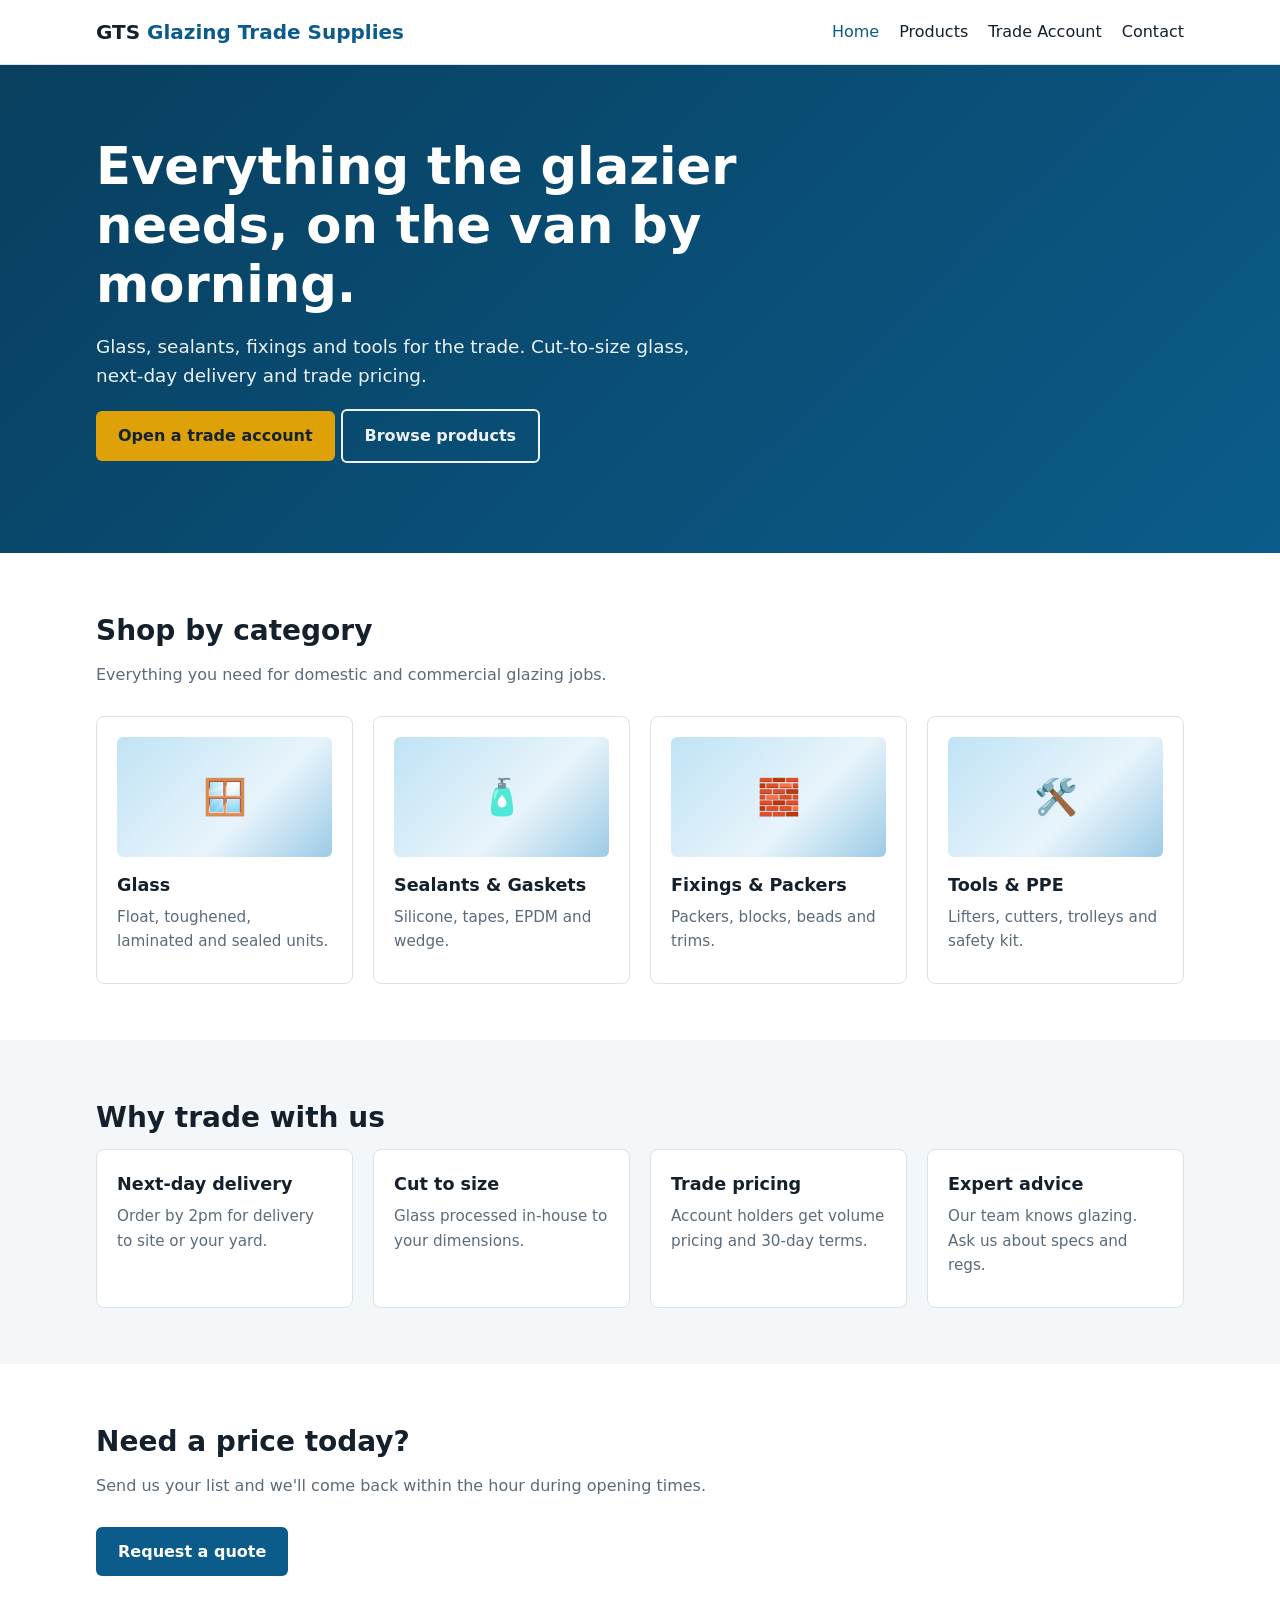
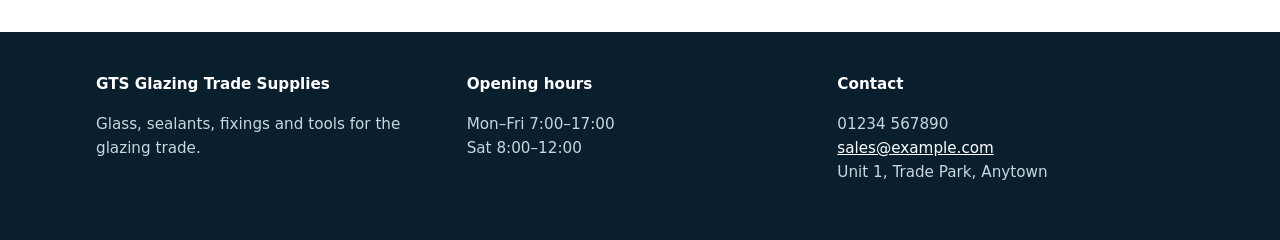
<file: index.html>
<!doctype html>
<html lang="en-GB"><head><meta charset="utf-8"><meta name="viewport" content="width=device-width,initial-scale=1">
<title>GTS Glazing Trade Supplies | Glass, Sealants & Fixings</title><meta name="description" content="Trade glazing supplies: glass, sealants, fixings and tools with fast local delivery.">
<link rel="stylesheet" href="assets/styles.css"></head><body>
<header class="site"><div class="wrap bar"><a class="logo" href="index.html">GTS <span>Glazing Trade Supplies</span></a>
<nav aria-label="Main"><ul><li><a href="index.html" aria-current="page">Home</a></li><li><a href="products.html">Products</a></li><li><a href="trade-account.html">Trade Account</a></li><li><a href="contact.html">Contact</a></li></ul></nav></div></header>
<main>
<section class="hero"><div class="wrap"><h1>Everything the glazier needs, on the van by morning.</h1>
<p>Glass, sealants, fixings and tools for the trade. Cut-to-size glass, next-day delivery and trade pricing.</p>
<p><a class="btn alt" href="trade-account.html">Open a trade account</a> <a class="btn ghost" href="products.html">Browse products</a></p></div></section>
<section><div class="wrap"><h2>Shop by category</h2><p class="lead">Everything you need for domestic and commercial glazing jobs.</p>
<div class="grid">
<a class="card" href="products.html" style="text-decoration:none;color:inherit"><div class="thumb">🪟</div><h3>Glass</h3><p>Float, toughened, laminated and sealed units.</p></a>
<a class="card" href="products.html" style="text-decoration:none;color:inherit"><div class="thumb">🧴</div><h3>Sealants &amp; Gaskets</h3><p>Silicone, tapes, EPDM and wedge.</p></a>
<a class="card" href="products.html" style="text-decoration:none;color:inherit"><div class="thumb">🧱</div><h3>Fixings &amp; Packers</h3><p>Packers, blocks, beads and trims.</p></a>
<a class="card" href="products.html" style="text-decoration:none;color:inherit"><div class="thumb">🛠️</div><h3>Tools &amp; PPE</h3><p>Lifters, cutters, trolleys and safety kit.</p></a>
</div></div></section>
<section class="soft"><div class="wrap"><h2>Why trade with us</h2><div class="grid">
<div class="card"><h3>Next-day delivery</h3><p>Order by 2pm for delivery to site or your yard.</p></div>
<div class="card"><h3>Cut to size</h3><p>Glass processed in-house to your dimensions.</p></div>
<div class="card"><h3>Trade pricing</h3><p>Account holders get volume pricing and 30-day terms.</p></div>
<div class="card"><h3>Expert advice</h3><p>Our team knows glazing. Ask us about specs and regs.</p></div>
</div></div></section>
<section><div class="wrap"><h2>Need a price today?</h2><p class="lead">Send us your list and we'll come back within the hour during opening times.</p><a class="btn" href="contact.html">Request a quote</a></div></section></main>
<footer class="site"><div class="wrap cols">
<div><h4>GTS Glazing Trade Supplies</h4><p>Glass, sealants, fixings and tools for the glazing trade.</p></div>
<div><h4>Opening hours</h4><p>Mon–Fri 7:00–17:00<br>Sat 8:00–12:00</p></div>
<div><h4>Contact</h4><p>01234 567890<br><a href="mailto:sales@example.com">sales@example.com</a><br>Unit 1, Trade Park, Anytown</p></div>
</div></footer>
<script src="assets/products.js"></script><script src="assets/main.js"></script></body></html>
</file>
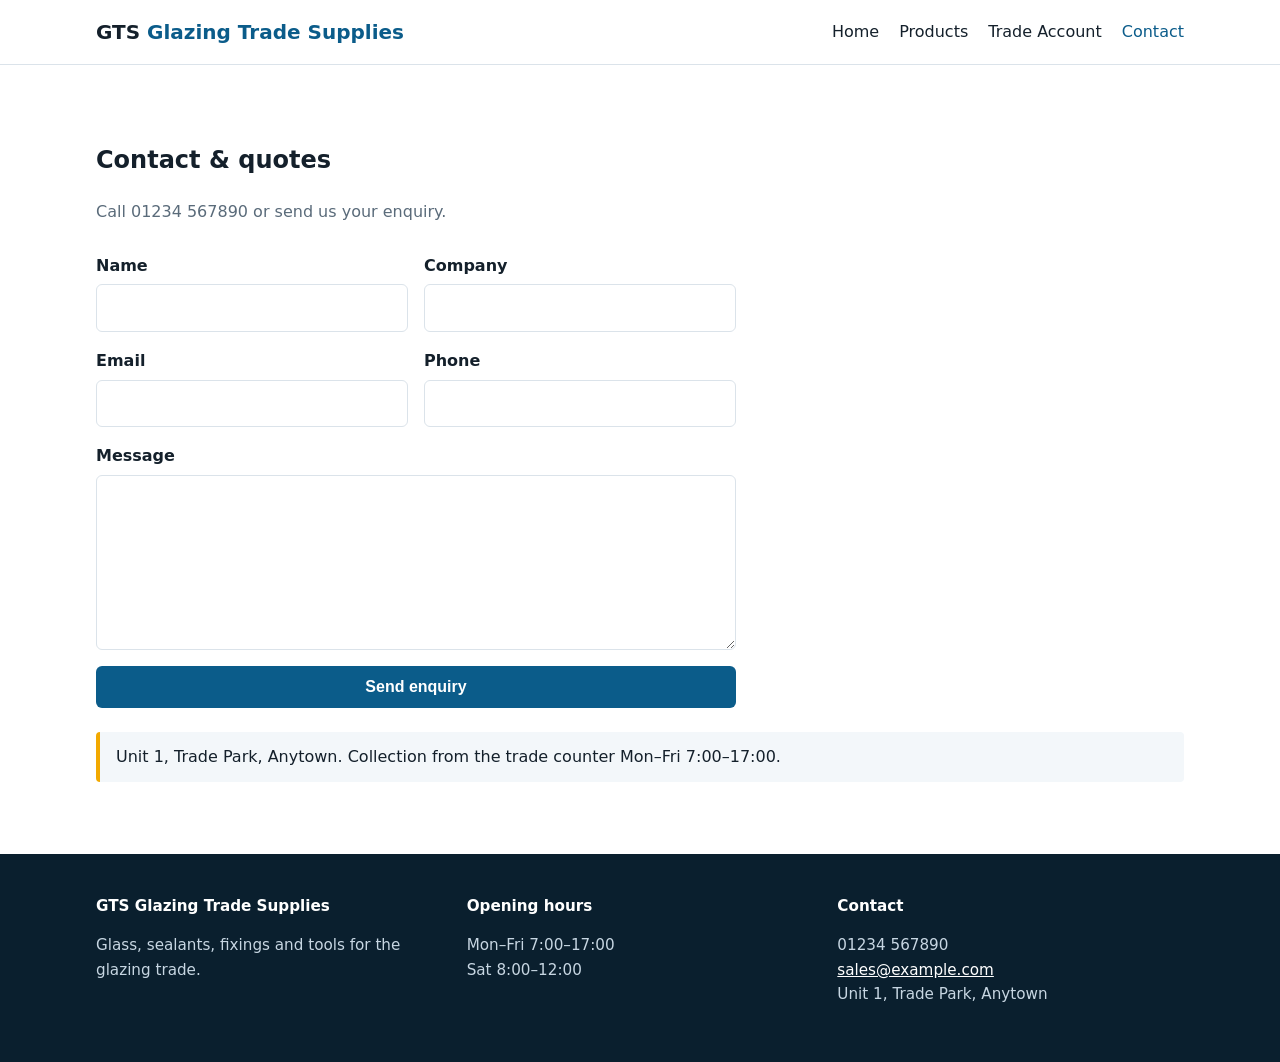
<file: contact.html>
<!doctype html>
<html lang="en-GB"><head><meta charset="utf-8"><meta name="viewport" content="width=device-width,initial-scale=1">
<title>Contact & Quotes | GTS Glazing Trade Supplies</title><meta name="description" content="Request a quote or contact GTS Glazing Trade Supplies.">
<link rel="stylesheet" href="assets/styles.css"></head><body>
<header class="site"><div class="wrap bar"><a class="logo" href="index.html">GTS <span>Glazing Trade Supplies</span></a>
<nav aria-label="Main"><ul><li><a href="index.html">Home</a></li><li><a href="products.html">Products</a></li><li><a href="trade-account.html">Trade Account</a></li><li><a href="contact.html" aria-current="page">Contact</a></li></ul></nav></div></header>
<main>
<section><div class="wrap"><h1>Contact &amp; quotes</h1><p class="lead">Call 01234 567890 or send us your enquiry.</p>
<form data-form data-endpoint=""><div class="row"><label>Name<input name="name" required></label><label>Company<input name="company"></label></div>
<div class="row"><label>Email<input type="email" name="email" required></label><label>Phone<input type="tel" name="phone"></label></div>
<label>Message<textarea id="message" name="message" rows="6" required></textarea></label>
<button class="btn" type="submit">Send enquiry</button>
<div class="ok" role="status">Thanks, we'll reply as soon as we can.</div></form>
<p class="note" style="margin-top:24px">Unit 1, Trade Park, Anytown. Collection from the trade counter Mon–Fri 7:00–17:00.</p></div></section></main>
<footer class="site"><div class="wrap cols">
<div><h4>GTS Glazing Trade Supplies</h4><p>Glass, sealants, fixings and tools for the glazing trade.</p></div>
<div><h4>Opening hours</h4><p>Mon–Fri 7:00–17:00<br>Sat 8:00–12:00</p></div>
<div><h4>Contact</h4><p>01234 567890<br><a href="mailto:sales@example.com">sales@example.com</a><br>Unit 1, Trade Park, Anytown</p></div>
</div></footer>
<script src="assets/products.js"></script><script src="assets/main.js"></script></body></html>
</file>
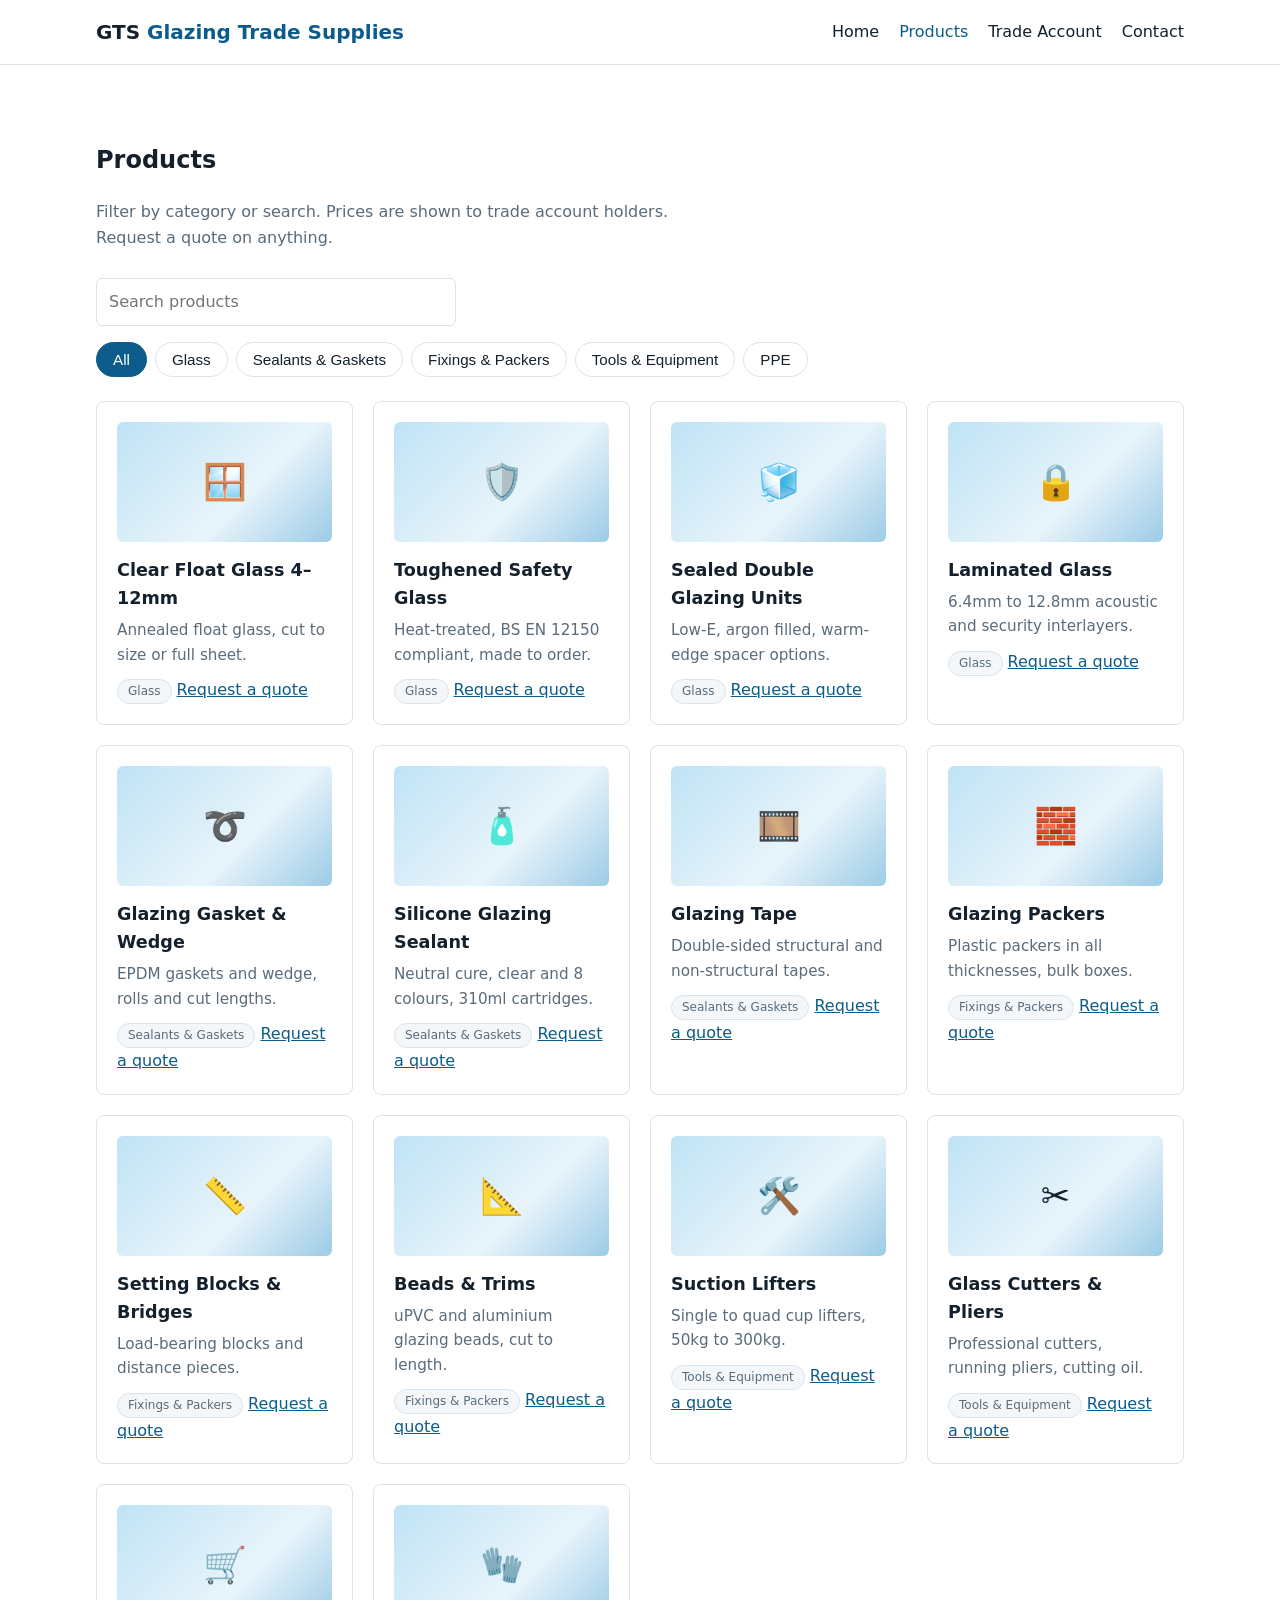
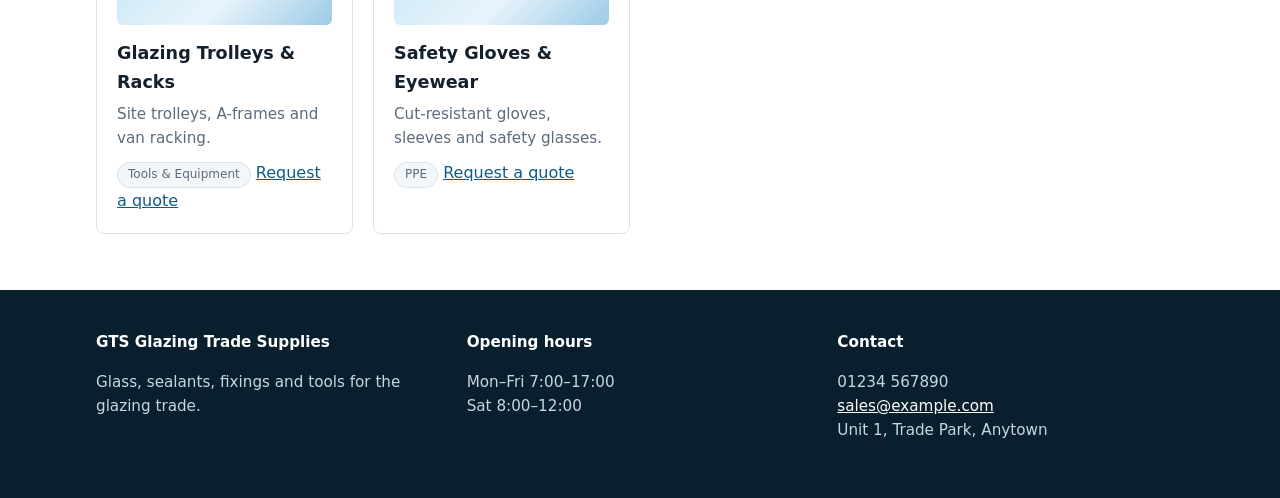
<file: products.html>
<!doctype html>
<html lang="en-GB"><head><meta charset="utf-8"><meta name="viewport" content="width=device-width,initial-scale=1">
<title>Products | GTS Glazing Trade Supplies</title><meta name="description" content="Browse glass, sealants, fixings, tools and PPE for the glazing trade.">
<link rel="stylesheet" href="assets/styles.css"></head><body>
<header class="site"><div class="wrap bar"><a class="logo" href="index.html">GTS <span>Glazing Trade Supplies</span></a>
<nav aria-label="Main"><ul><li><a href="index.html">Home</a></li><li><a href="products.html" aria-current="page">Products</a></li><li><a href="trade-account.html">Trade Account</a></li><li><a href="contact.html">Contact</a></li></ul></nav></div></header>
<main>
<section><div class="wrap"><h1>Products</h1><p class="lead">Filter by category or search. Prices are shown to trade account holders. Request a quote on anything.</p>
<input id="search" class="search" type="search" placeholder="Search products" aria-label="Search products">
<div id="filters" class="filters" role="group" aria-label="Categories"></div>
<div id="product-grid" class="grid"></div></div></section></main>
<footer class="site"><div class="wrap cols">
<div><h4>GTS Glazing Trade Supplies</h4><p>Glass, sealants, fixings and tools for the glazing trade.</p></div>
<div><h4>Opening hours</h4><p>Mon–Fri 7:00–17:00<br>Sat 8:00–12:00</p></div>
<div><h4>Contact</h4><p>01234 567890<br><a href="mailto:sales@example.com">sales@example.com</a><br>Unit 1, Trade Park, Anytown</p></div>
</div></footer>
<script src="assets/products.js"></script><script src="assets/main.js"></script></body></html>
</file>
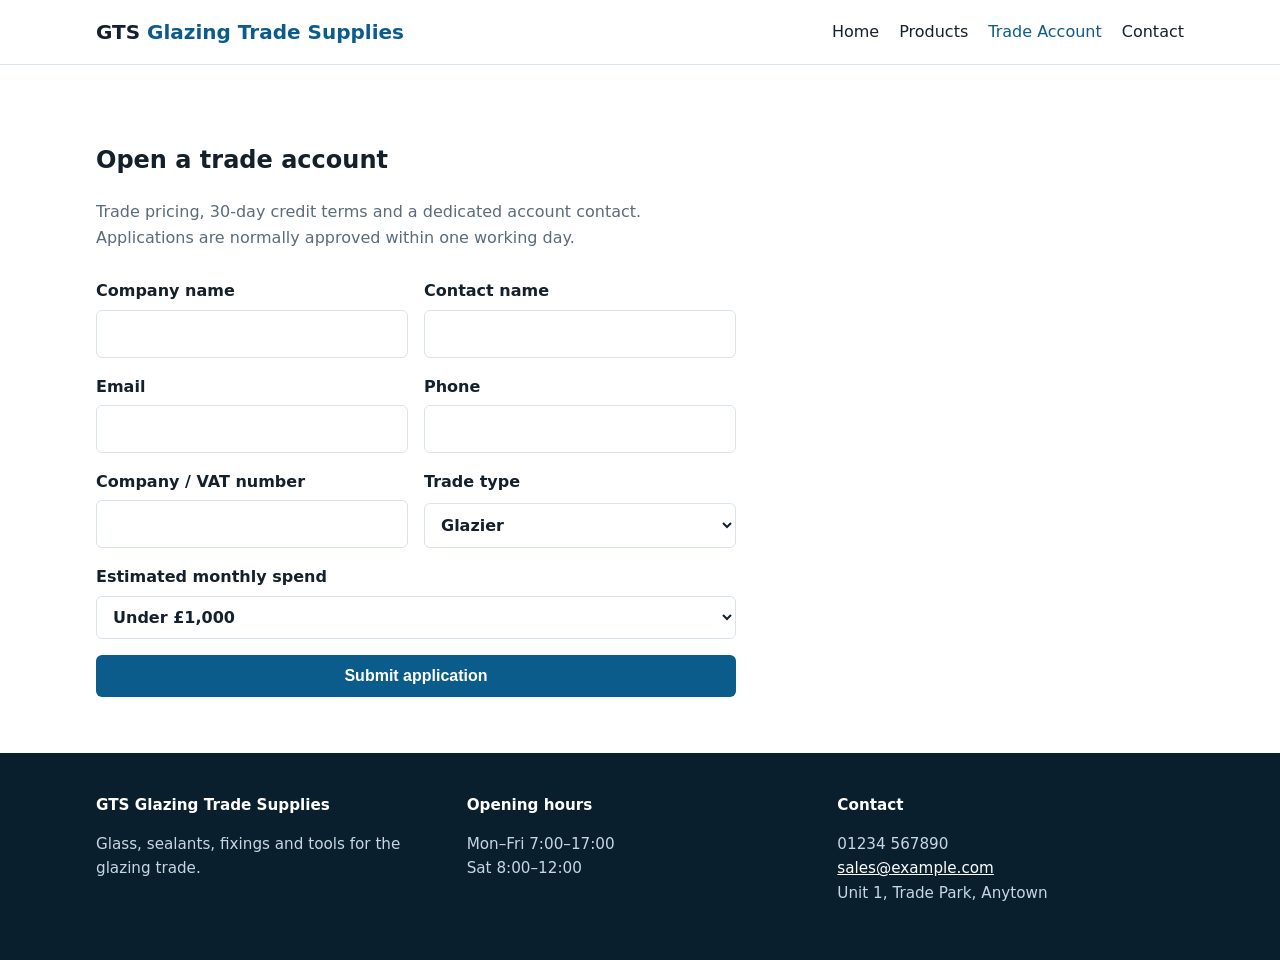
<file: trade-account.html>
<!doctype html>
<html lang="en-GB"><head><meta charset="utf-8"><meta name="viewport" content="width=device-width,initial-scale=1">
<title>Trade Account | GTS Glazing Trade Supplies</title><meta name="description" content="Apply for a GTS trade account for trade pricing and credit terms.">
<link rel="stylesheet" href="assets/styles.css"></head><body>
<header class="site"><div class="wrap bar"><a class="logo" href="index.html">GTS <span>Glazing Trade Supplies</span></a>
<nav aria-label="Main"><ul><li><a href="index.html">Home</a></li><li><a href="products.html">Products</a></li><li><a href="trade-account.html" aria-current="page">Trade Account</a></li><li><a href="contact.html">Contact</a></li></ul></nav></div></header>
<main>
<section><div class="wrap"><h1>Open a trade account</h1><p class="lead">Trade pricing, 30-day credit terms and a dedicated account contact. Applications are normally approved within one working day.</p>
<form data-form data-endpoint=""><div class="row"><label>Company name<input name="company" required></label><label>Contact name<input name="name" required></label></div>
<div class="row"><label>Email<input type="email" name="email" required></label><label>Phone<input type="tel" name="phone" required></label></div>
<div class="row"><label>Company / VAT number<input name="vat"></label><label>Trade type<select name="type"><option>Glazier</option><option>Window installer</option><option>Builder</option><option>Other</option></select></label></div>
<label>Estimated monthly spend<select name="spend"><option>Under £1,000</option><option>£1,000–£5,000</option><option>Over £5,000</option></select></label>
<button class="btn" type="submit">Submit application</button>
<div class="ok" role="status">Thanks, we've received your application and will be in touch shortly.</div></form></div></section></main>
<footer class="site"><div class="wrap cols">
<div><h4>GTS Glazing Trade Supplies</h4><p>Glass, sealants, fixings and tools for the glazing trade.</p></div>
<div><h4>Opening hours</h4><p>Mon–Fri 7:00–17:00<br>Sat 8:00–12:00</p></div>
<div><h4>Contact</h4><p>01234 567890<br><a href="mailto:sales@example.com">sales@example.com</a><br>Unit 1, Trade Park, Anytown</p></div>
</div></footer>
<script src="assets/products.js"></script><script src="assets/main.js"></script></body></html>
</file>
<file: assets/styles.css>
:root{--bg:#fff;--fg:#14202b;--muted:#5a6b7a;--brand:#0b5c8a;--brand-d:#083f5f;--accent:#f2a900;--line:#dbe3ea;--soft:#f3f7fa}
@media(prefers-color-scheme:dark){:root{--bg:#0e1419;--fg:#e8eef3;--muted:#9aabb9;--brand:#4aa8dc;--brand-d:#7cc4ee;--line:#26323d;--soft:#161e25}}
*{box-sizing:border-box}
body{margin:0;font:16px/1.6 system-ui,-apple-system,Segoe UI,Roboto,sans-serif;background:var(--bg);color:var(--fg)}
a{color:var(--brand)}img{max-width:100%}
.wrap{max-width:1120px;margin:0 auto;padding:0 16px}
header.site{border-bottom:1px solid var(--line);position:sticky;top:0;background:var(--bg);z-index:10}
.bar{display:flex;align-items:center;justify-content:space-between;gap:16px;min-height:64px;flex-wrap:wrap}
.logo{font-weight:800;font-size:1.25rem;text-decoration:none;color:var(--fg)}.logo span{color:var(--brand)}
nav ul{list-style:none;display:flex;gap:20px;margin:0;padding:0;flex-wrap:wrap}
nav a{text-decoration:none;color:var(--fg);font-weight:500}nav a[aria-current=page],nav a:hover{color:var(--brand)}
.btn{display:inline-block;background:var(--brand);color:#fff;padding:12px 22px;border-radius:6px;text-decoration:none;font-weight:600;border:0;cursor:pointer;font-size:1rem}
.btn:hover{background:var(--brand-d)}.btn.alt{background:var(--accent);color:#14202b}.btn.ghost{background:transparent;color:var(--brand);border:2px solid var(--brand)}
.hero{background:linear-gradient(135deg,#083f5f,#0b5c8a);color:#fff;padding:72px 0}
.hero h1{font-size:clamp(2rem,5vw,3.2rem);line-height:1.15;margin:0 0 16px;max-width:18ch}.hero p{max-width:52ch;font-size:1.15rem;opacity:.92}
.hero .btn.ghost{color:#fff;border-color:#fff}
section{padding:56px 0}section.soft{background:var(--soft)}
h2{font-size:1.75rem;margin:0 0 8px}.lead{color:var(--muted);margin:0 0 28px;max-width:60ch}
.grid{display:grid;gap:20px;grid-template-columns:repeat(auto-fill,minmax(240px,1fr))}
.card{border:1px solid var(--line);border-radius:8px;padding:20px;background:var(--bg)}
.card h3{margin:0 0 6px;font-size:1.1rem}.card p{margin:0 0 10px;color:var(--muted);font-size:.95rem}
.tag{display:inline-block;font-size:.75rem;background:var(--soft);border:1px solid var(--line);border-radius:99px;padding:2px 10px;color:var(--muted)}
.thumb{height:120px;border-radius:6px;margin-bottom:14px;background:linear-gradient(135deg,#bfe3f5,#e8f4fb 60%,#9ccbe6);display:grid;place-items:center;font-size:2.2rem}
.filters{display:flex;gap:8px;flex-wrap:wrap;margin-bottom:24px}
.filters button{border:1px solid var(--line);background:var(--bg);color:var(--fg);padding:8px 16px;border-radius:99px;cursor:pointer;font-size:.95rem}
.filters button[aria-pressed=true]{background:var(--brand);color:#fff;border-color:var(--brand)}
.search{width:100%;max-width:360px;padding:10px 12px;border:1px solid var(--line);border-radius:6px;background:var(--bg);color:var(--fg);font-size:1rem;margin-bottom:16px}
form{display:grid;gap:16px;max-width:640px}label{font-weight:600;display:grid;gap:6px}
input,select,textarea{font:inherit;padding:10px 12px;border:1px solid var(--line);border-radius:6px;background:var(--bg);color:var(--fg)}
.row{display:grid;gap:16px;grid-template-columns:repeat(auto-fit,minmax(220px,1fr))}
.note{background:var(--soft);border-left:4px solid var(--accent);padding:12px 16px;border-radius:4px}
.ok{display:none;background:#e6f6ea;color:#14532d;padding:12px 16px;border-radius:6px}
footer.site{background:#0a1f2e;color:#c7d6e2;padding:40px 0;font-size:.95rem}footer.site a{color:#fff}
.cols{display:grid;gap:24px;grid-template-columns:repeat(auto-fit,minmax(220px,1fr))}
footer h4{color:#fff;margin:0 0 8px}
</file>
